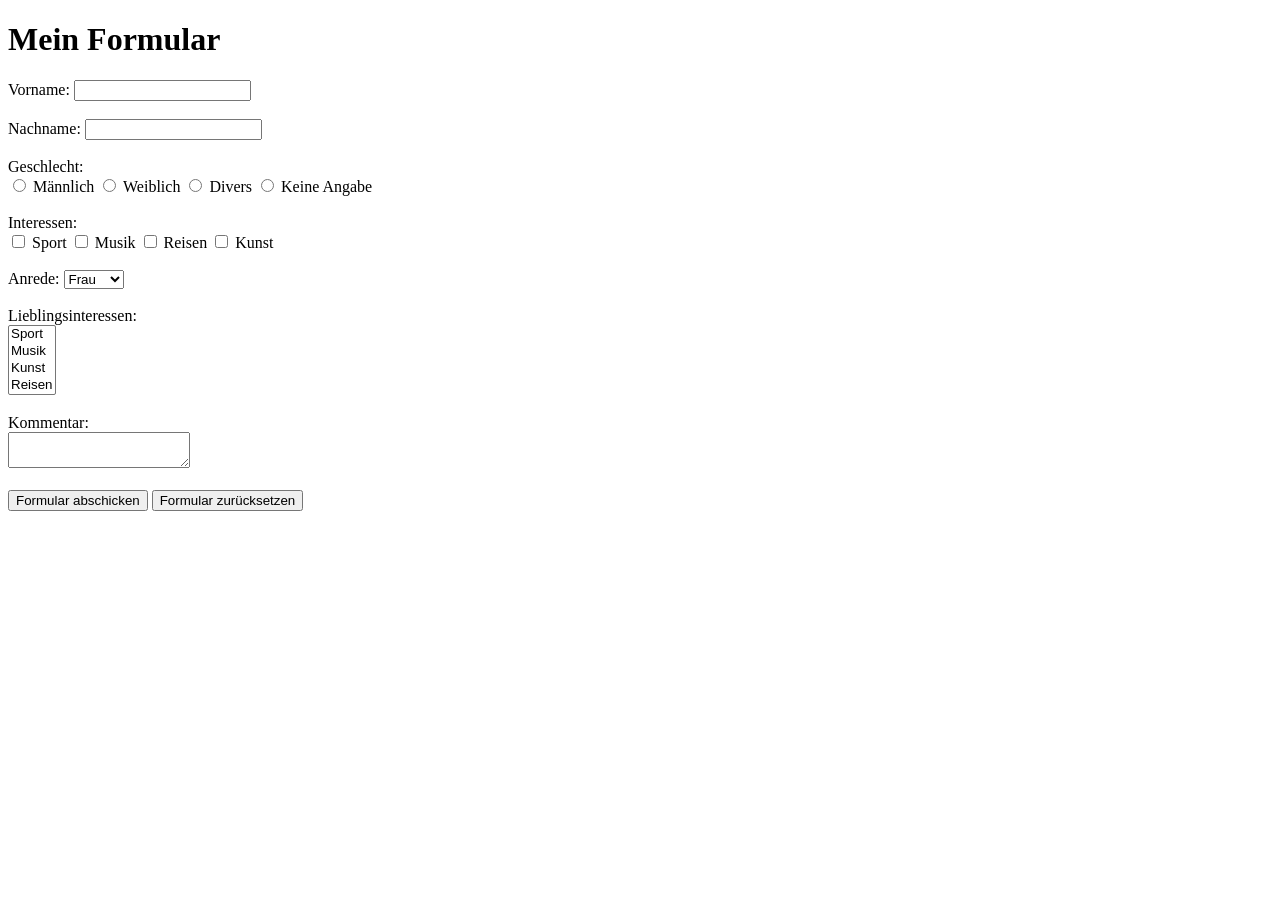
<file: index.html>
<!DOCTYPE html>
<html>

<head>
    <meta charset="UTF-8">
    <title>Mein Formular</title>
</head>

<body>

    <h1>Mein Formular</h1>

    <form action="mailto:lorenzd@spengergasse.at?subject=Mein Formular"
          method="post"
          enctype="text/plain">

        Vorname:
        <input type="text" name="vorname">

        <br><br>

        Nachname:
        <input type="text" name="nachname">

        <br><br>

        Geschlecht:
        <br>

        <input type="radio" name="geschlecht" value="maennlich">
        Männlich

        <input type="radio" name="geschlecht" value="weiblich">
        Weiblich

        <input type="radio" name="geschlecht" value="divers">
        Divers

        <input type="radio" name="geschlecht" value="keineAngabe">
        Keine Angabe

        <br><br>

        Interessen:
        <br>

        <input type="checkbox" name="interesse" value="sport">
        Sport

        <input type="checkbox" name="interesse" value="musik">
        Musik

        <input type="checkbox" name="interesse" value="reisen">
        Reisen

        <input type="checkbox" name="interesse" value="kunst">
        Kunst

        <br><br>

        Anrede:

        <select name="anrede">
            <option value="frau">Frau</option>
            <option value="herr">Herr</option>
            <option value="divers">Divers</option>
        </select>

        <br><br>

        Lieblingsinteressen:
        <br>

        <select name="lieblingsinteressen" multiple>
            <option value="sport">Sport</option>
            <option value="musik">Musik</option>
            <option value="kunst">Kunst</option>
            <option value="reisen">Reisen</option>
        </select>

        <br><br>

        Kommentar:
        <br>

        <textarea name="kommentar"
                  placeholder="Fügen Sie Ihren Kommentar ein!">
        </textarea>

        <br><br>

        <input type="hidden"
               name="seite"
               value="formular.html">

        <input type="submit"
               value="Formular abschicken">

        <input type="reset"
               value="Formular zurücksetzen">

    </form>

</body>

</html>
</file>
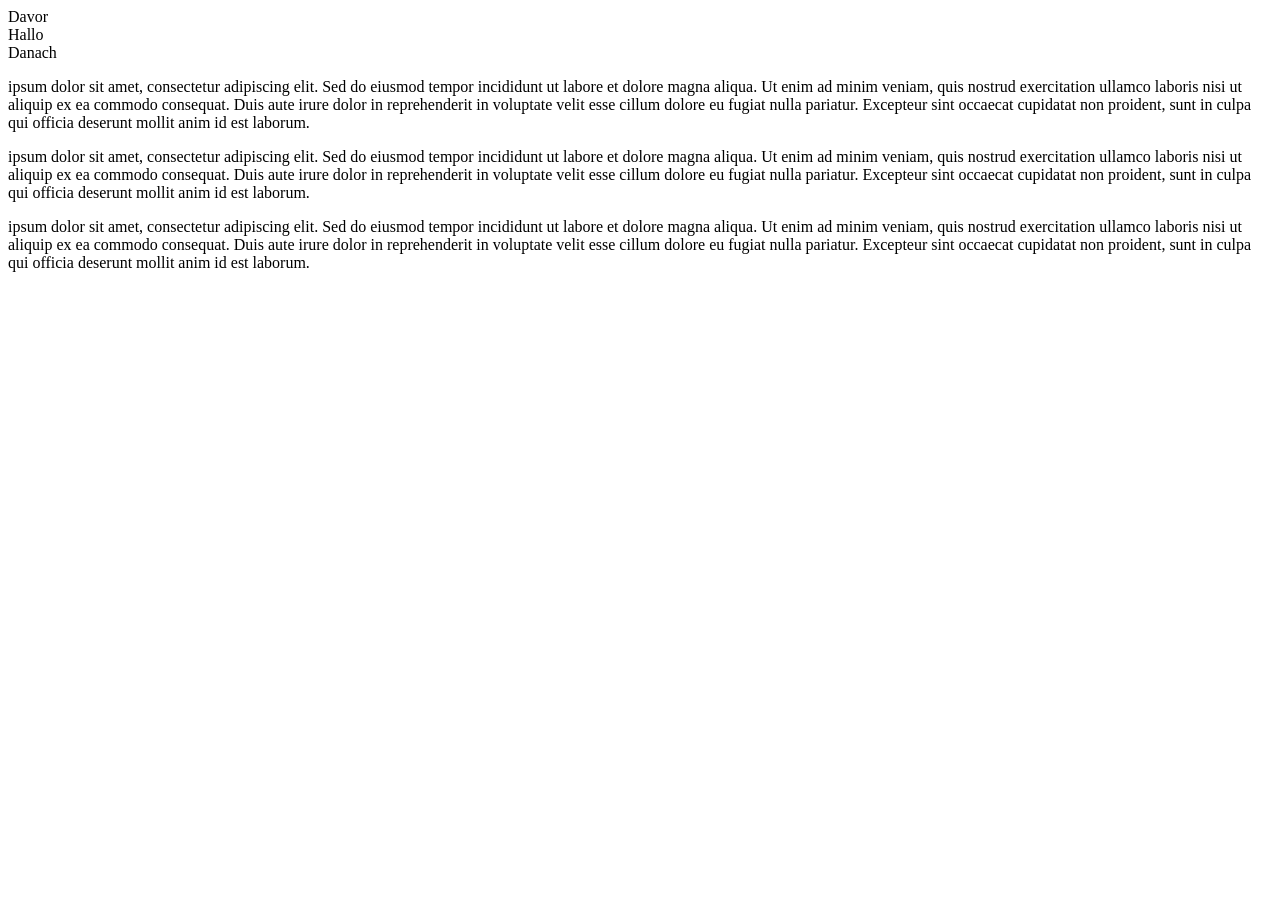
<file: Pseude-Elemente/index.html>
<!DOCTYPE html>
<html lang="en">
<head>
    <meta charset="UTF-8">
    <meta name="viewport" content="width=device-width, initial-scale=1.0">
    <title>Document</title>
</head>
<body>
    Davor
    <br />Hallo<br>
    Danach
    <p>ipsum dolor sit amet, consectetur adipiscing elit. Sed do eiusmod tempor incididunt ut labore et dolore magna aliqua. Ut enim ad minim veniam, quis nostrud exercitation ullamco laboris nisi ut aliquip ex ea commodo consequat. Duis aute irure dolor in reprehenderit in voluptate velit esse cillum dolore eu fugiat nulla pariatur. Excepteur sint occaecat cupidatat non proident, sunt in culpa qui officia deserunt mollit anim id est laborum.</p>
    <p>ipsum dolor sit amet, consectetur adipiscing elit. Sed do eiusmod tempor incididunt ut labore et dolore magna aliqua. Ut enim ad minim veniam, quis nostrud exercitation ullamco laboris nisi ut aliquip ex ea commodo consequat. Duis aute irure dolor in reprehenderit in voluptate velit esse cillum dolore eu fugiat nulla pariatur. Excepteur sint occaecat cupidatat non proident, sunt in culpa qui officia deserunt mollit anim id est laborum.</p>
    <p>ipsum dolor sit amet, consectetur adipiscing elit. Sed do eiusmod tempor incididunt ut labore et dolore magna aliqua. Ut enim ad minim veniam, quis nostrud exercitation ullamco laboris nisi ut aliquip ex ea commodo consequat. Duis aute irure dolor in reprehenderit in voluptate velit esse cillum dolore eu fugiat nulla pariatur. Excepteur sint occaecat cupidatat non proident, sunt in culpa qui officia deserunt mollit anim id est laborum.</p>
</body>
</html>
</file>
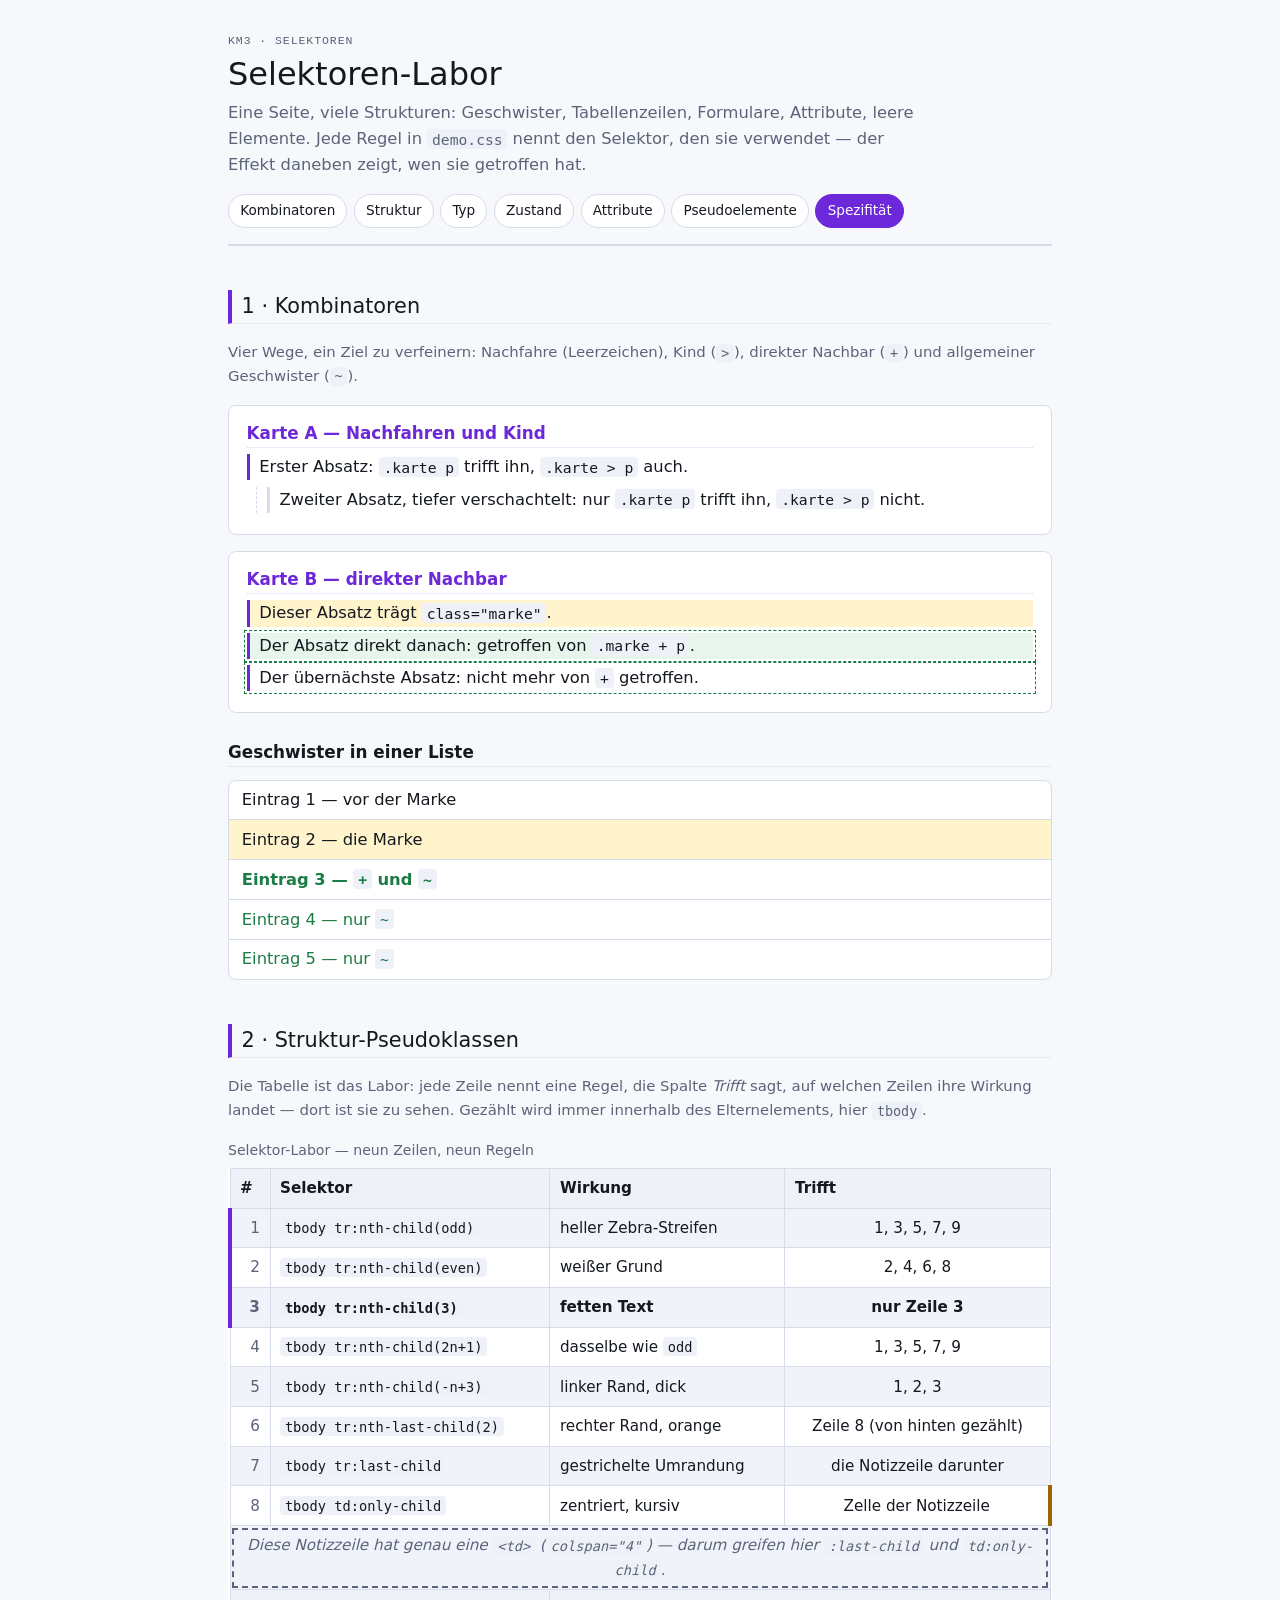
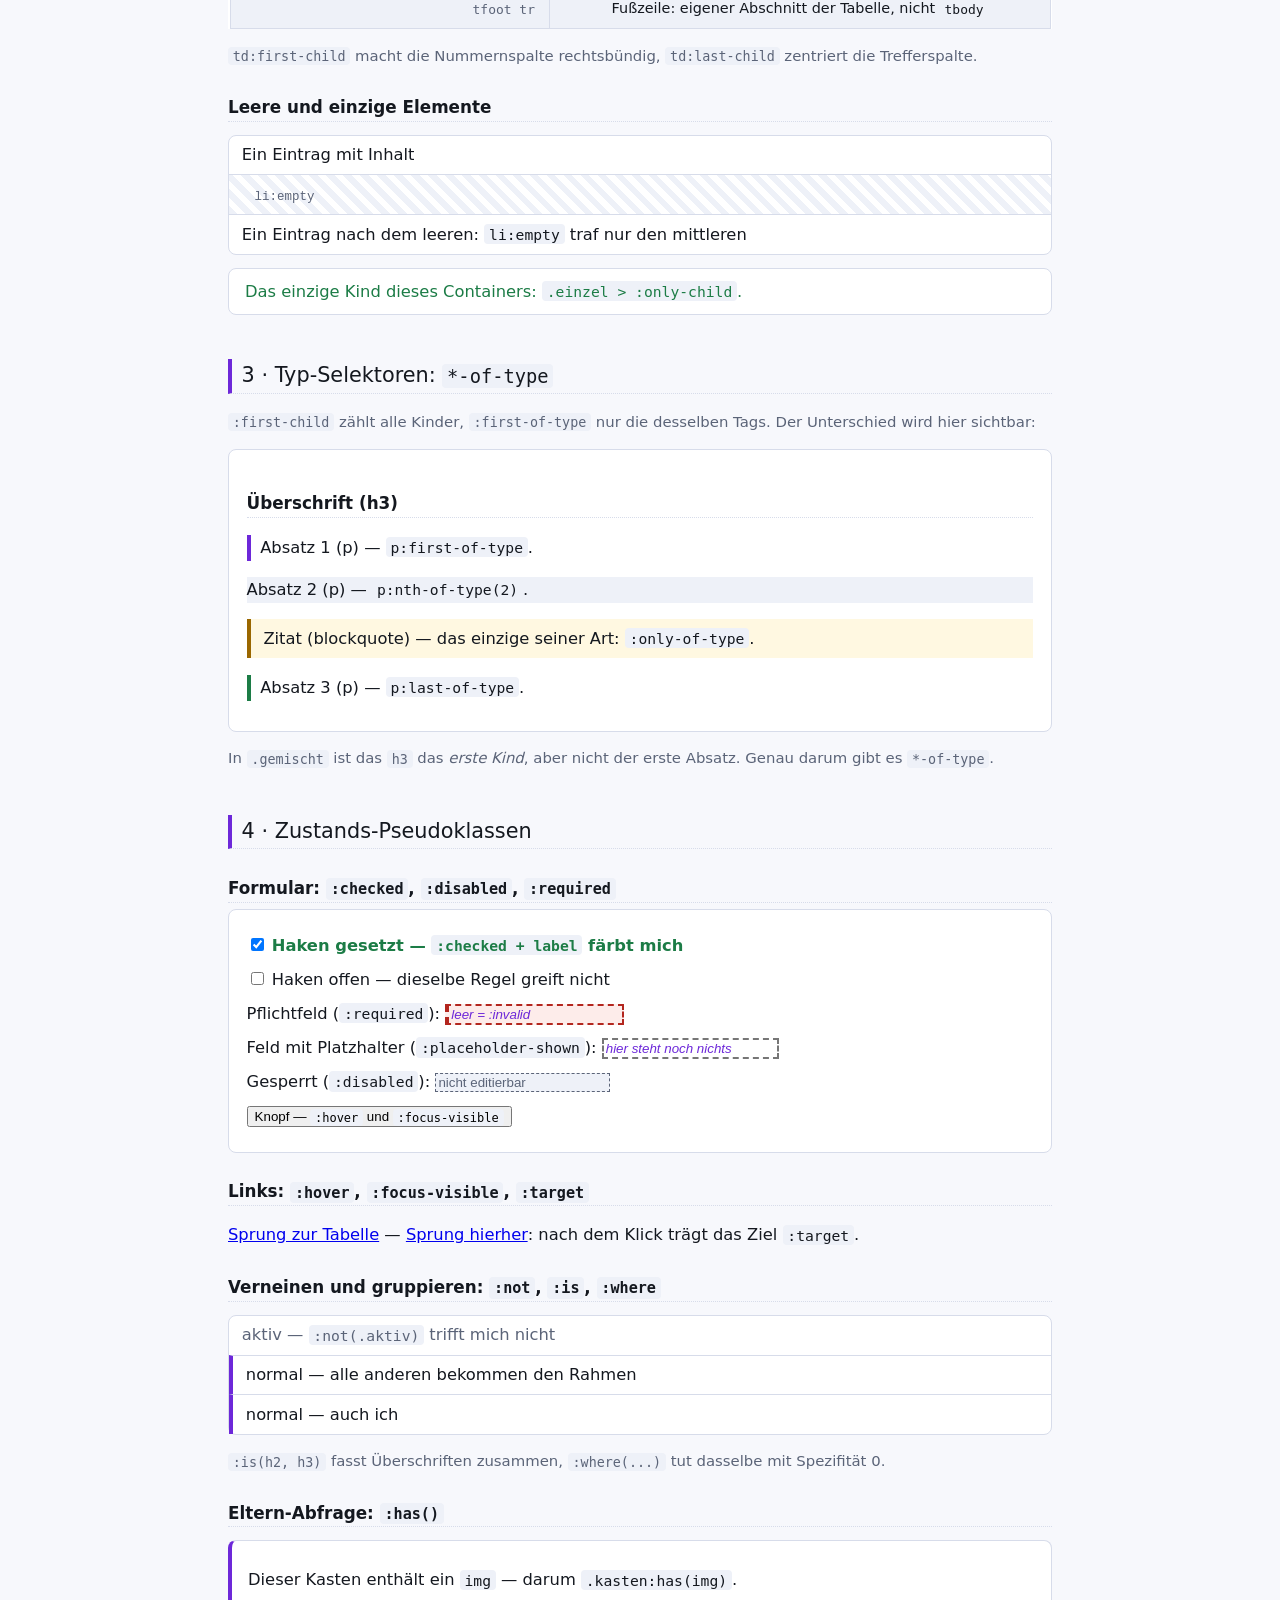
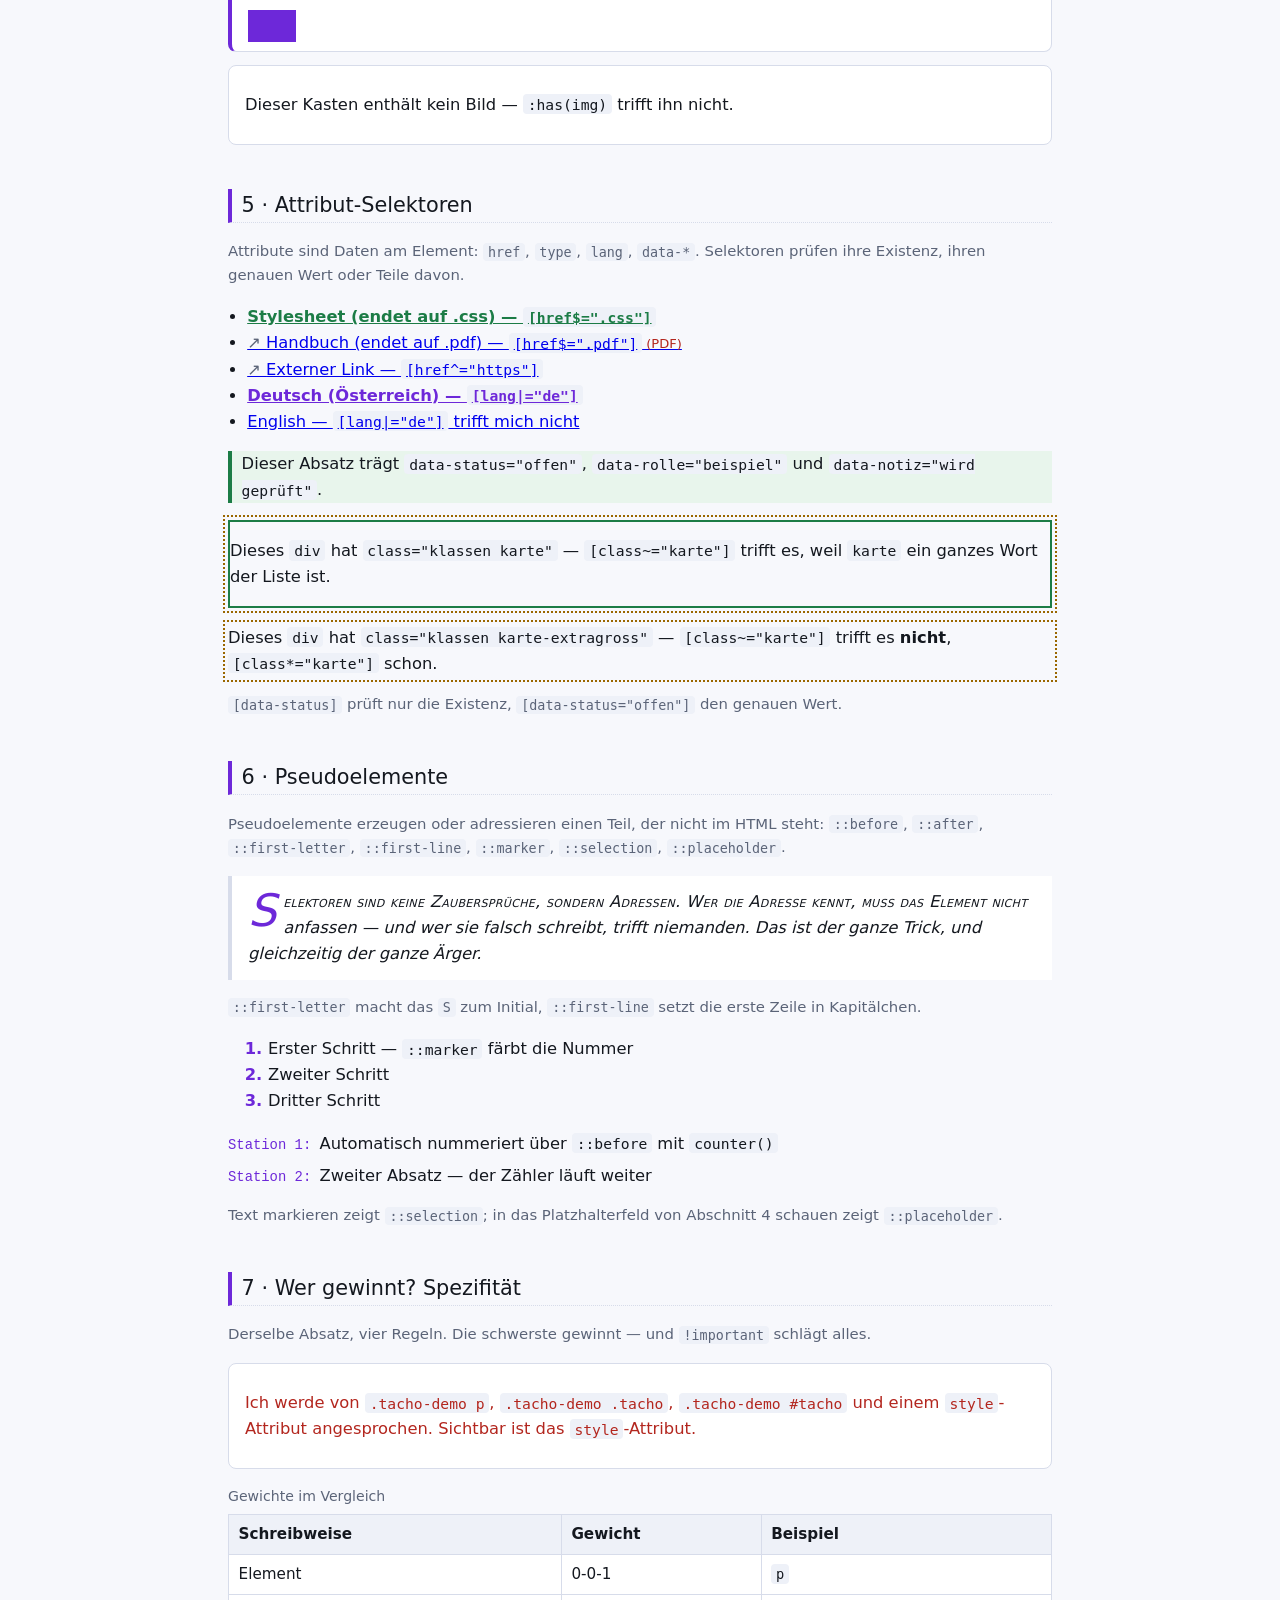
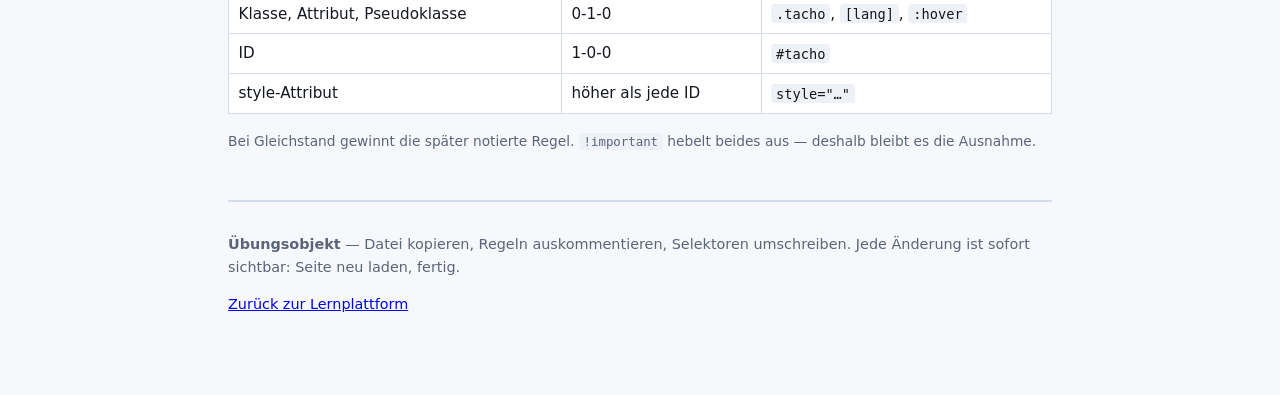
<file: ORF/demo.html>
<!DOCTYPE html>
<html lang="de">
<head>
    <meta charset="UTF-8">
    <meta name="viewport" content="width=device-width, initial-scale=1.0">
    <title>Selektoren-Labor — jede Regel trifft genau, was sie soll</title>
    <link rel="stylesheet" href="demo.css">
</head>
<body>

<!-- ===================================================================
     Diese Seite ist das Übungsobjekt: lauter Strukturen, an denen sich
     jede Selektoren-Art zeigen lässt. demo.css daneben enthält zu jeder
     Regel einen Kommentar mit dem Selektor und seiner Wirkung.
     Vorgehen: DevTools öffnen (F12) → Elements → Element anklicken →
     rechts unter „Styles" sieht man, welche Regel greift. Regel in
     demo.css auskommentieren → Effekt verschwindet.
     =================================================================== -->

<header class="seite">
    <p class="kicker">KM3 · Selektoren</p>
    <h1>Selektoren-Labor</h1>
    <p class="intro">
        Eine Seite, viele Strukturen: Geschwister, Tabellenzeilen, Formulare,
        Attribute, leere Elemente. Jede Regel in <code>demo.css</code> nennt
        den Selektor, den sie verwendet — der Effekt daneben zeigt, wen sie
        getroffen hat.
    </p>
    <nav class="wegweiser" aria-label="Abschnitte">
        <a href="#kombinatoren">Kombinatoren</a>
        <a href="#struktur">Struktur</a>
        <a href="#typ">Typ</a>
        <a href="#zustand">Zustand</a>
        <a href="#attribute">Attribute</a>
        <a href="#pseudo">Pseudoelemente</a>
        <a href="#spezifitaet">Spezifität</a>
    </nav>
</header>

<main>

<!-- ------------------------------------------------------ Kombinatoren -->
<section id="kombinatoren">
    <h2>1 · Kombinatoren</h2>
    <p class="hinweis">
        Vier Wege, ein Ziel zu verfeinern: Nachfahre (Leerzeichen),
        Kind (<code>&gt;</code>), direkter Nachbar (<code>+</code>) und
        allgemeiner Geschwister (<code>~</code>).
    </p>

    <article class="karte">
        <h3>Karte A — Nachfahren und Kind</h3>
        <p>Erster Absatz: <code>.karte p</code> trifft ihn, <code>.karte &gt; p</code> auch.</p>
        <div class="innen">
            <p>Zweiter Absatz, tiefer verschachtelt: nur <code>.karte p</code> trifft ihn,
                <code>.karte &gt; p</code> nicht.</p>
        </div>
    </article>

    <article class="karte">
        <h3>Karte B — direkter Nachbar</h3>
        <p class="marke">Dieser Absatz trägt <code>class="marke"</code>.</p>
        <p>Der Absatz direkt danach: getroffen von <code>.marke + p</code>.</p>
        <p>Der übernächste Absatz: nicht mehr von <code>+</code> getroffen.</p>
    </article>

    <h3>Geschwister in einer Liste</h3>
    <ul class="liste">
        <li>Eintrag 1 — vor der Marke</li>
        <li class="marke">Eintrag 2 — die Marke</li>
        <li>Eintrag 3 — <code>+</code> und <code>~</code></li>
        <li>Eintrag 4 — nur <code>~</code></li>
        <li>Eintrag 5 — nur <code>~</code></li>
    </ul>
</section>

<!-- ---------------------------------------------------------- Struktur -->
<section id="struktur">
    <h2>2 · Struktur-Pseudoklassen</h2>
    <p class="hinweis">
        Die Tabelle ist das Labor: jede Zeile nennt eine Regel, die Spalte
        <em>Trifft</em> sagt, auf welchen Zeilen ihre Wirkung landet — dort
        ist sie zu sehen. Gezählt wird immer innerhalb des Elternelements,
        hier <code>tbody</code>.
    </p>

    <table class="labor">
        <caption>Selektor-Labor — neun Zeilen, neun Regeln</caption>
        <thead>
            <tr>
                <th scope="col">#</th>
                <th scope="col">Selektor</th>
                <th scope="col">Wirkung</th>
                <th scope="col">Trifft</th>
            </tr>
        </thead>
        <tbody>
            <tr>
                <td>1</td>
                <td><code>tbody tr:nth-child(odd)</code></td>
                <td>heller Zebra-Streifen</td>
                <td>1, 3, 5, 7, 9</td>
            </tr>
            <tr>
                <td>2</td>
                <td><code>tbody tr:nth-child(even)</code></td>
                <td>weißer Grund</td>
                <td>2, 4, 6, 8</td>
            </tr>
            <tr>
                <td>3</td>
                <td><code>tbody tr:nth-child(3)</code></td>
                <td>fetten Text</td>
                <td>nur Zeile 3</td>
            </tr>
            <tr>
                <td>4</td>
                <td><code>tbody tr:nth-child(2n+1)</code></td>
                <td>dasselbe wie <code>odd</code></td>
                <td>1, 3, 5, 7, 9</td>
            </tr>
            <tr>
                <td>5</td>
                <td><code>tbody tr:nth-child(-n+3)</code></td>
                <td>linker Rand, dick</td>
                <td>1, 2, 3</td>
            </tr>
            <tr>
                <td>6</td>
                <td><code>tbody tr:nth-last-child(2)</code></td>
                <td>rechter Rand, orange</td>
                <td>Zeile 8 (von hinten gezählt)</td>
            </tr>
            <tr>
                <td>7</td>
                <td><code>tbody tr:last-child</code></td>
                <td>gestrichelte Umrandung</td>
                <td>die Notizzeile darunter</td>
            </tr>
            <tr>
                <td>8</td>
                <td><code>tbody td:only-child</code></td>
                <td>zentriert, kursiv</td>
                <td>Zelle der Notizzeile</td>
            </tr>
            <tr>
                <td colspan="4">Diese Notizzeile hat genau eine <code>&lt;td&gt;</code> (<code>colspan="4"</code>) — darum greifen hier <code>:last-child</code> und <code>td:only-child</code>.</td>
            </tr>
        </tbody>
        <tfoot>
            <tr>
                <td colspan="2"><code>tfoot tr</code></td>
                <td colspan="2">Fußzeile: eigener Abschnitt der Tabelle, nicht <code>tbody</code></td>
            </tr>
        </tfoot>
    </table>

    <p class="hinweis">
        <code>td:first-child</code> macht die Nummernspalte rechtsbündig,
        <code>td:last-child</code> zentriert die Trefferspalte.
    </p>

    <h3>Leere und einzige Elemente</h3>
    <ul class="liste">
        <li>Ein Eintrag mit Inhalt</li>
        <li class="leer"></li>
        <li>Ein Eintrag nach dem leeren: <code>li:empty</code> traf nur den mittleren</li>
    </ul>
    <div class="einzel">
        <p>Das einzige Kind dieses Containers: <code>.einzel &gt; :only-child</code>.</p>
    </div>
</section>

<!-- --------------------------------------------------------------- Typ -->
<section id="typ">
    <h2>3 · Typ-Selektoren: <code>*-of-type</code></h2>
    <p class="hinweis">
        <code>:first-child</code> zählt alle Kinder, <code>:first-of-type</code>
        nur die desselben Tags. Der Unterschied wird hier sichtbar:
    </p>

    <article class="gemischt">
        <h3>Überschrift (h3)</h3>
        <p>Absatz 1 (p) — <code>p:first-of-type</code>.</p>
        <p>Absatz 2 (p) — <code>p:nth-of-type(2)</code>.</p>
        <blockquote>Zitat (blockquote) — das einzige seiner Art: <code>:only-of-type</code>.</blockquote>
        <p>Absatz 3 (p) — <code>p:last-of-type</code>.</p>
    </article>

    <p class="hinweis">
        In <code>.gemischt</code> ist das <code>h3</code> das
        <em>erste Kind</em>, aber nicht der erste Absatz. Genau darum gibt es
        <code>*-of-type</code>.
    </p>
</section>

<!-- ----------------------------------------------------------- Zustand -->
<section id="zustand">
    <h2>4 · Zustands-Pseudoklassen</h2>

    <h3>Formular: <code>:checked</code>, <code>:disabled</code>, <code>:required</code></h3>
    <form class="formular">
        <p class="feld">
            <input type="checkbox" id="demo-haken" checked>
            <label for="demo-haken">Haken gesetzt — <code>:checked + label</code> färbt mich</label>
        </p>
        <p class="feld">
            <input type="checkbox" id="demo-haken-2">
            <label for="demo-haken-2">Haken offen — dieselbe Regel greift nicht</label>
        </p>
        <p class="feld">
            <label for="demo-text">Pflichtfeld (<code>:required</code>):</label>
            <input type="text" id="demo-text" required placeholder="leer = :invalid">
        </p>
        <p class="feld">
            <label for="demo-text-2">Feld mit Platzhalter (<code>:placeholder-shown</code>):</label>
            <input type="text" id="demo-text-2" placeholder="hier steht noch nichts">
        </p>
        <p class="feld">
            <label for="demo-gesperrt">Gesperrt (<code>:disabled</code>):</label>
            <input type="text" id="demo-gesperrt" value="nicht editierbar" disabled>
        </p>
        <p class="feld">
            <button type="button">Knopf — <code>:hover</code> und <code>:focus-visible</code></button>
        </p>
    </form>

    <h3>Links: <code>:hover</code>, <code>:focus-visible</code>, <code>:target</code></h3>
    <p>
        <a href="#struktur">Sprung zur Tabelle</a> —
        <a href="#zustand">Sprung hierher</a>: nach dem Klick trägt das Ziel
        <code>:target</code>.
    </p>

    <h3>Verneinen und gruppieren: <code>:not</code>, <code>:is</code>, <code>:where</code></h3>
    <ul class="liste auswahl">
        <li class="aktiv">aktiv — <code>:not(.aktiv)</code> trifft mich nicht</li>
        <li>normal — alle anderen bekommen den Rahmen</li>
        <li>normal — auch ich</li>
    </ul>
    <p class="hinweis">
        <code>:is(h2, h3)</code> fasst Überschriften zusammen,
        <code>:where(...)</code> tut dasselbe mit Spezifität 0.
    </p>

    <h3>Eltern-Abfrage: <code>:has()</code></h3>
    <div class="kasten">
        <p>Dieser Kasten enthält ein <code>img</code> — darum <code>.kasten:has(img)</code>.</p>
        <img src="data:image/svg+xml,%3Csvg xmlns='http://www.w3.org/2000/svg' width='48' height='32'%3E%3Crect width='48' height='32' fill='%236d28d9'/%3E%3C/svg%3E"
             alt="Platzhalterbild" width="48" height="32">
    </div>
    <div class="kasten">
        <p>Dieser Kasten enthält kein Bild — <code>:has(img)</code> trifft ihn nicht.</p>
    </div>
</section>

<!-- -------------------------------------------------------- Attribute -->
<section id="attribute">
    <h2>5 · Attribut-Selektoren</h2>
    <p class="hinweis">
        Attribute sind Daten am Element: <code>href</code>, <code>type</code>,
        <code>lang</code>, <code>data-*</code>. Selektoren prüfen ihre
        Existenz, ihren genauen Wert oder Teile davon.
    </p>

    <ul class="links">
        <li><a href="demo.css">Stylesheet (endet auf .css) — <code>[href$=".css"]</code></a></li>
        <li><a href="https://example.org/handbuch.pdf">Handbuch (endet auf .pdf) — <code>[href$=".pdf"]</code></a></li>
        <li><a href="https://example.org/">Externer Link — <code>[href^="https"]</code></a></li>
        <li><a href="#attribute" lang="de-AT">Deutsch (Österreich) — <code>[lang|="de"]</code></a></li>
        <li><a href="#attribute" lang="en">English — <code>[lang|="de"]</code> trifft mich nicht</a></li>
    </ul>

    <p class="daten" data-status="offen" data-rolle="beispiel" data-notiz="wird geprüft">
        Dieser Absatz trägt <code>data-status="offen"</code>,
        <code>data-rolle="beispiel"</code> und
        <code>data-notiz="wird geprüft"</code>.
    </p>

    <div class="klassen karte">
        <p>Dieses <code>div</code> hat <code>class="klassen karte"</code> —
            <code>[class~="karte"]</code> trifft es, weil <code>karte</code>
            ein ganzes Wort der Liste ist.</p>
    </div>
    <div class="klassen karte-extragross">
        <p>Dieses <code>div</code> hat <code>class="klassen karte-extragross"</code> —
            <code>[class~="karte"]</code> trifft es <strong>nicht</strong>,
            <code>[class*="karte"]</code> schon.</p>
    </div>

    <p class="hinweis">
        <code>[data-status]</code> prüft nur die Existenz,
        <code>[data-status="offen"]</code> den genauen Wert.
    </p>
</section>

<!-- ---------------------------------------------------- Pseudoelemente -->
<section id="pseudo">
    <h2>6 · Pseudoelemente</h2>
    <p class="hinweis">
        Pseudoelemente erzeugen oder adressieren einen Teil, der nicht im HTML
        steht: <code>::before</code>, <code>::after</code>, <code>::first-letter</code>,
        <code>::first-line</code>, <code>::marker</code>, <code>::selection</code>,
        <code>::placeholder</code>.
    </p>

    <blockquote class="zitat">
        Selektoren sind keine Zaubersprüche, sondern Adressen. Wer die Adresse
        kennt, muss das Element nicht anfassen — und wer sie falsch schreibt,
        trifft niemanden. Das ist der ganze Trick, und gleichzeitig der ganze
        Ärger.
    </blockquote>
    <p class="hinweis">
        <code>::first-letter</code> macht das <code>S</code> zum Initial,
        <code>::first-line</code> setzt die erste Zeile in Kapitälchen.
    </p>

    <ol class="schritte">
        <li>Erster Schritt — <code>::marker</code> färbt die Nummer</li>
        <li>Zweiter Schritt</li>
        <li>Dritter Schritt</li>
    </ol>

    <p class="zaehler">Automatisch nummeriert über <code>::before</code> mit <code>counter()</code></p>
    <p class="zaehler">Zweiter Absatz — der Zähler läuft weiter</p>

    <p class="hinweis">
        Text markieren zeigt <code>::selection</code>; in das Platzhalterfeld
        von Abschnitt 4 schauen zeigt <code>::placeholder</code>.
    </p>
</section>

<!-- -------------------------------------------------------- Spezifität -->
<section id="spezifitaet">
    <h2>7 · Wer gewinnt? Spezifität</h2>
    <p class="hinweis">
        Derselbe Absatz, vier Regeln. Die schwerste gewinnt — und
        <code>!important</code> schlägt alles.
    </p>

    <div class="tacho-demo">
        <p class="tacho" id="tacho" style="color: #b3261e;">
            Ich werde von <code>.tacho-demo p</code>, <code>.tacho-demo .tacho</code>,
            <code>.tacho-demo #tacho</code> und einem <code>style</code>-Attribut
            angesprochen. Sichtbar ist das <code>style</code>-Attribut.
        </p>
    </div>

    <table class="gewichte">
        <caption>Gewichte im Vergleich</caption>
        <thead>
            <tr><th scope="col">Schreibweise</th><th scope="col">Gewicht</th><th scope="col">Beispiel</th></tr>
        </thead>
        <tbody>
            <tr><td>Element</td><td>0-0-1</td><td><code>p</code></td></tr>
            <tr><td>Klasse, Attribut, Pseudoklasse</td><td>0-1-0</td><td><code>.tacho</code>, <code>[lang]</code>, <code>:hover</code></td></tr>
            <tr><td>ID</td><td>1-0-0</td><td><code>#tacho</code></td></tr>
            <tr><td>style-Attribut</td><td>höher als jede ID</td><td><code>style="…"</code></td></tr>
        </tbody>
    </table>
    <p class="fussnote">
        Bei Gleichstand gewinnt die später notierte Regel. <code>!important</code>
        hebelt beides aus — deshalb bleibt es die Ausnahme.
    </p>
</section>

</main>

<footer class="seite">
    <p>
        <strong>Übungsobjekt</strong> — Datei kopieren, Regeln auskommentieren,
        Selektoren umschreiben. Jede Änderung ist sofort sichtbar:
        Seite neu laden, fertig.
    </p>
    <p><a href="../../index.html">Zurück zur Lernplattform</a></p>
</footer>

</body>
</html>
</file>
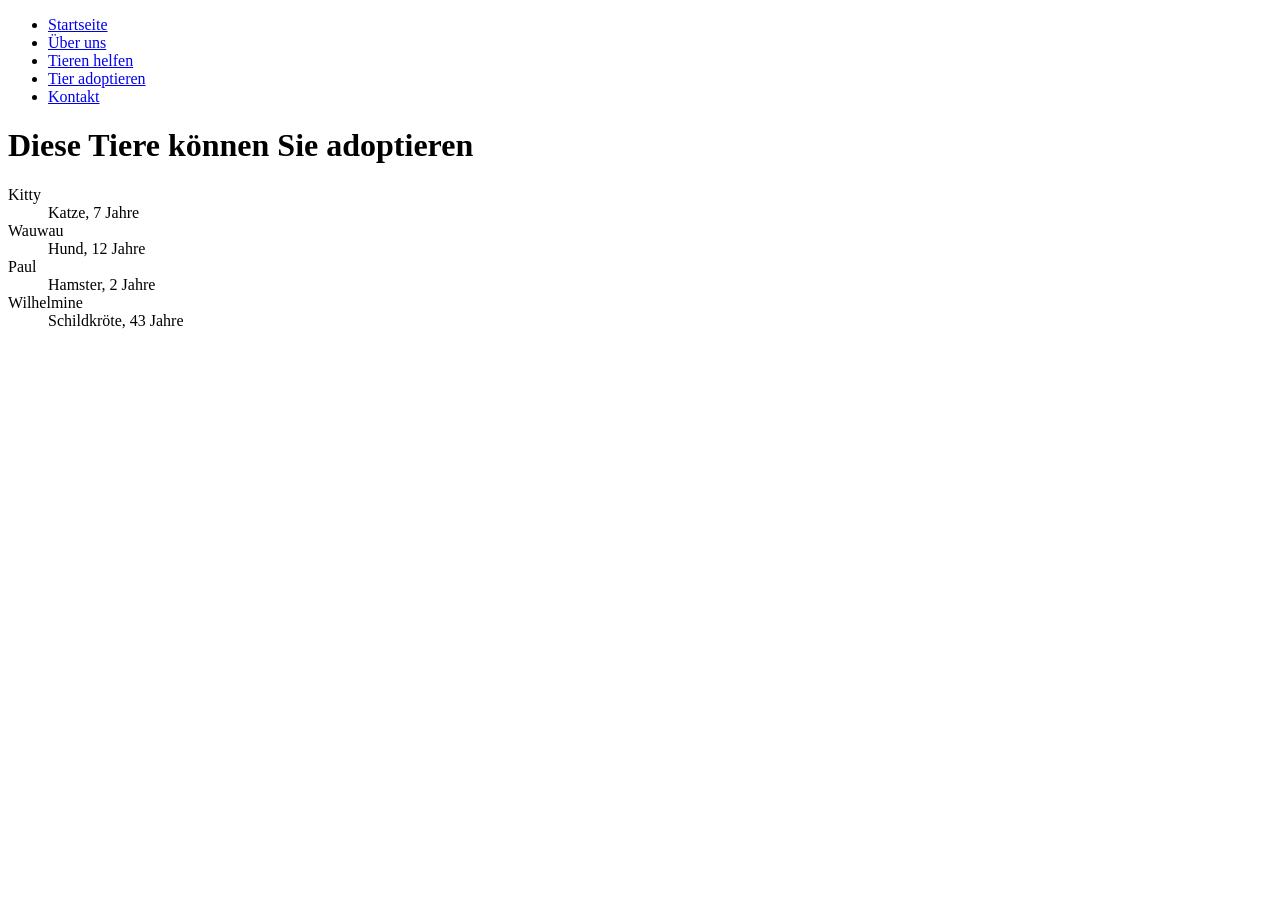
<file: Tierheim/Tierheim Angabe/adoption.html>
<!DOCTYPE html>
<html lang = "de">
    <head>
        <title>
            Tiere zur Adoption
        </title>
        <meta charset="UTF-8">
        <meta name="description" content="Darstellung unseres Tierheims">
        <meta name="keywords" content="Tierheim, entlaufene Tiere">
        <meta name="author" content="Max Mustermann">
    </head>

    <body>
        <ul>
            <li><a href = "index.html">Startseite</a></li>
            <li><a href = "beschreibung.html">Über uns</a></li>
            <li><a href = "spenden.html">Tieren helfen</a></li>
            <li><a href = "adoption.html">Tier adoptieren</a></li>
            <li><a href = "kontakt.html">Kontakt</a></li>
        </ul>
        <h1>Diese Tiere können Sie adoptieren</h1>
        <dl>
            <dt>Kitty</dt><dd>Katze, 7 Jahre</dd>
            <dt>Wauwau</dt><dd>Hund, 12 Jahre</dd>
            <dt>Paul</dt><dd>Hamster, 2 Jahre</dd>
            <dt>Wilhelmine</dt><dd>Schildkröte, 43 Jahre</dd>
        </dl>
    </body>
</html>
</file>
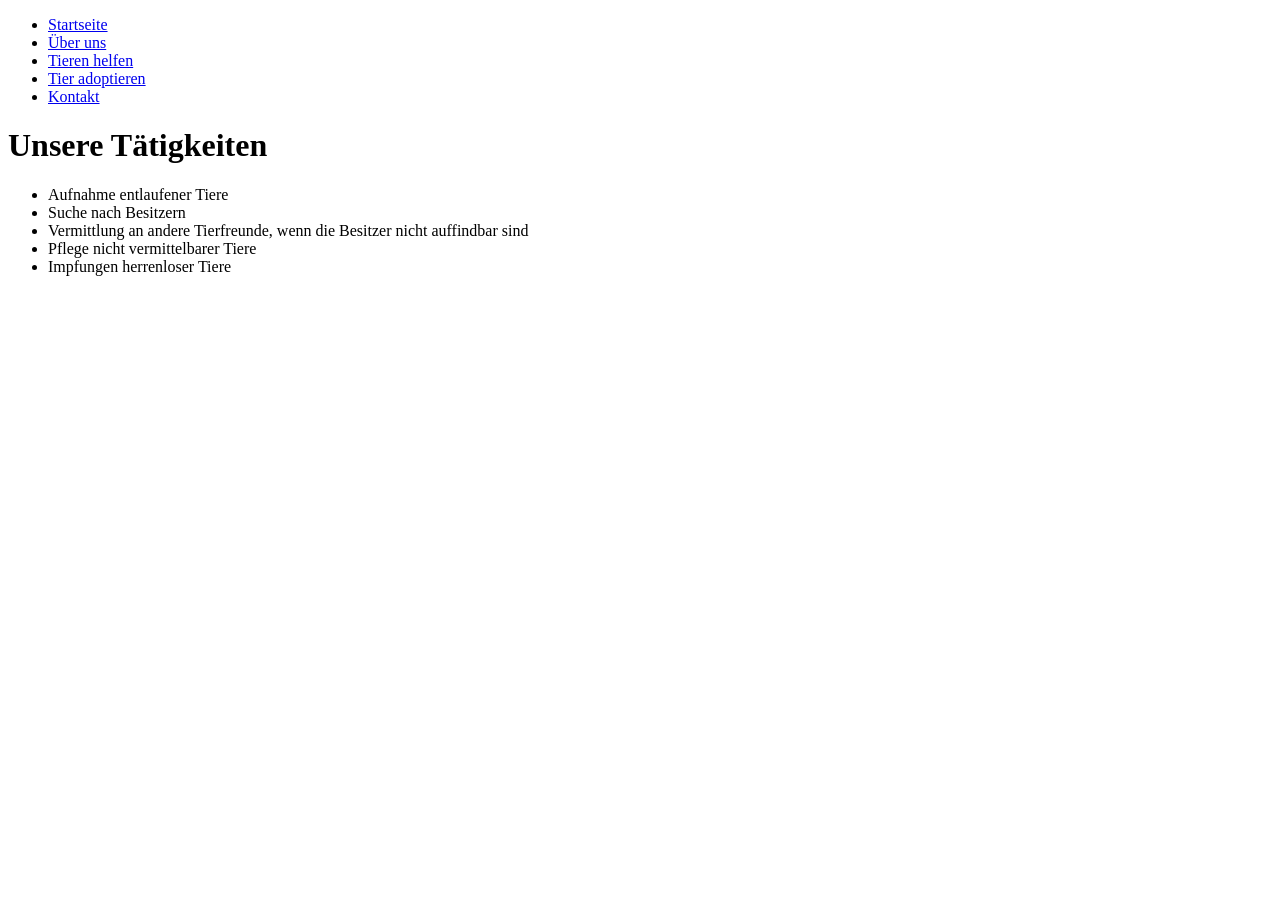
<file: Tierheim/Tierheim Angabe/beschreibung.html>
<!DOCTYPE html>
<html lang = "de">
    <head>
        <title>
            Über uns: Unser Tierheim stellt sich vor
        </title>
        <meta charset="UTF-8">
        <meta name="description" content="Darstellung unseres Tierheims">
        <meta name="keywords" content="Tierheim, entlaufene Tiere">
        <meta name="author" content="Max Mustermann">
    </head>

    <body>
        <ul>
            <li><a href = "index.html">Startseite</a></li>
            <li><a href = "beschreibung.html">Über uns</a></li>
            <li><a href = "spenden.html">Tieren helfen</a></li>
            <li><a href = "adoption.html">Tier adoptieren</a></li>
            <li><a href = "kontakt.html">Kontakt</a></li>
        </ul>
        <h1>Unsere Tätigkeiten</h1>
        <ul>
            <li>Aufnahme entlaufener Tiere</li>
            <li>Suche nach Besitzern</li>
            <li>Vermittlung an andere Tierfreunde, wenn die Besitzer nicht auffindbar sind</li>
            <li>Pflege nicht vermittelbarer Tiere</li>
            <li>Impfungen herrenloser Tiere</li>
        </ul>
    </body>
</html>
</file>
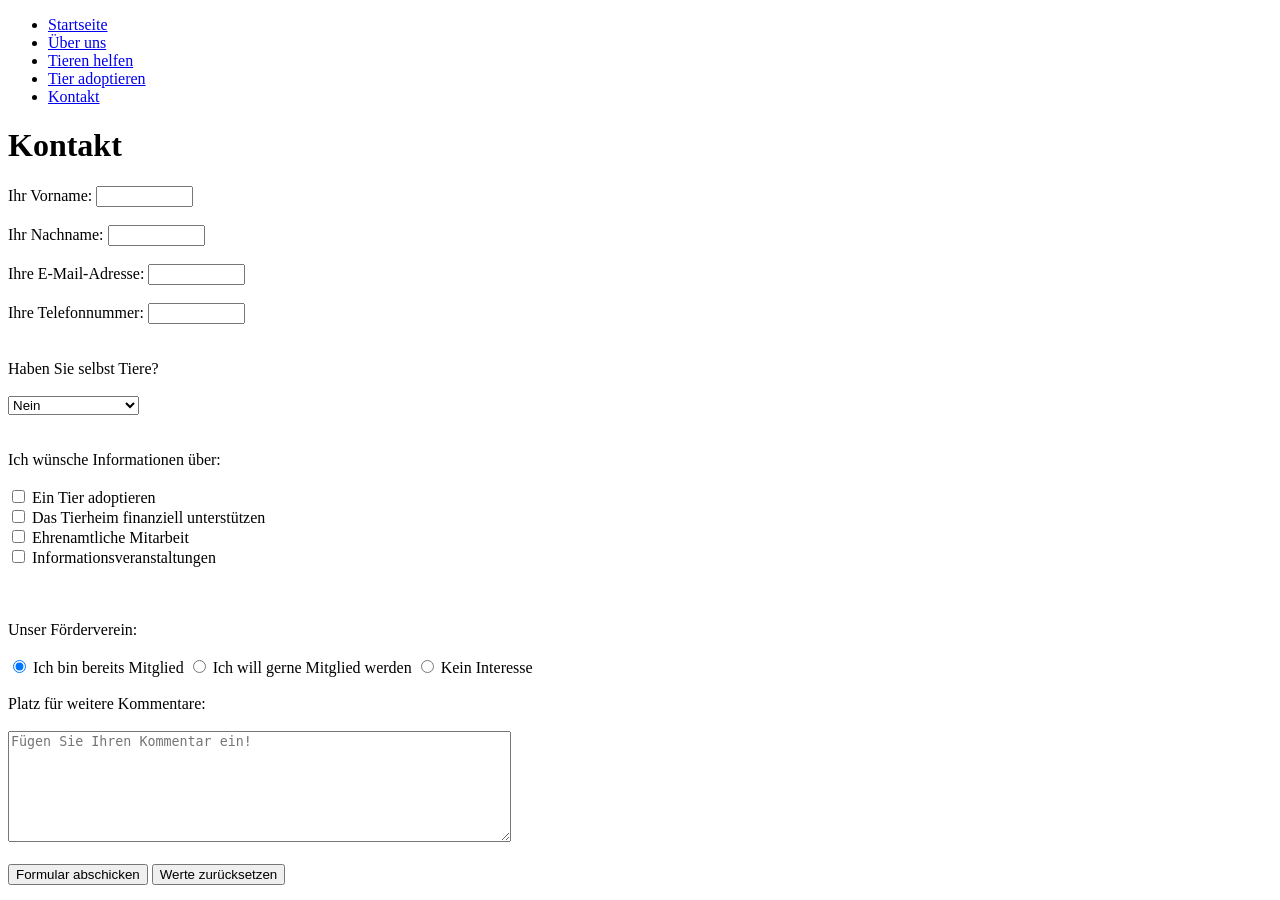
<file: Tierheim/Tierheim Angabe/kontakt.html>
<!DOCTYPE html>
<html lang = "de">
    <head>
        <title>
            Tierheim Musterstadt
        </title>
        <meta charset="UTF-8">
        <meta name="description" content="Darstellung unseres Tierheims">
        <meta name="keywords" content="Tierheim, entlaufene Tiere">
        <meta name="author" content="Max Mustermann">
    </head>

    <body>
        <ul>
            <li><a href = "index.html">Startseite</a></li>
            <li><a href = "beschreibung.html">Über uns</a></li>
            <li><a href = "spenden.html">Tieren helfen</a></li>
            <li><a href = "adoption.html">Tier adoptieren</a></li>
            <li><a href = "kontakt.html">Kontakt</a></li>
        </ul>
        <h1>Kontakt</h1>
        <form action = "form1.html" method = "post"  enctype="text/plain">
            Ihr Vorname:
            <input type = "text" name = "vorname" size = "10"><br><br>
            Ihr Nachname:
            <input type = "text" name = "nachname" size = "10"><br><br>
            Ihre E-Mail-Adresse:
            <input type = "text" name = "mail" size = "10"><br><br>
            Ihre Telefonnummer:
            <input type = "text" name = "tel" size = "10"><br><br><br>

            Haben Sie selbst Tiere?<br><br>
            <select name = "tiere">
                <option value = "0">Nein</option>
                <option value = "1">Ja, eines</option>
                <option value = "2">Ja, zwei</option>
                <option value = "3+">Ja, drei oder mehr</option>
            </select><br><br><br>

            Ich wünsche Informationen über:<br><br>
            <input type="checkbox" value = "adoption" name = "interessen">
            Ein Tier adoptieren<br>
            <input type="checkbox" value = "spenden" name = "interessen">
            Das Tierheim finanziell unterstützen<br>
            <input type="checkbox" value = "mitarbeit" name = "interessen">
            Ehrenamtliche Mitarbeit<br>
            <input type="checkbox" value = "veranstaltungen" name = "interessen">
            Informationsveranstaltungen<br>
            <br><br><br>
            Unser Förderverein:<br><br>
            <input type = "radio" name = "verein" value = "mitglied" checked>
            Ich bin bereits Mitglied
            <input type = "radio" name = "verein" value = "mitgliedWerden">
            Ich will gerne Mitglied werden
            <input type = "radio" name = "geschlecht" value = "keinInteresse">
            Kein Interesse<br><br>

            Platz für weitere Kommentare:<br><br>
            <textarea name = "kommentar" rows = "7" cols = "60" 
            placeholder="Fügen Sie Ihren Kommentar ein!"></textarea><br><br>
            <input type = "submit" value = "Formular abschicken">
            <input type = "reset" value = "Werte zurücksetzen">
        </form>
    </body>
</html>
</file>
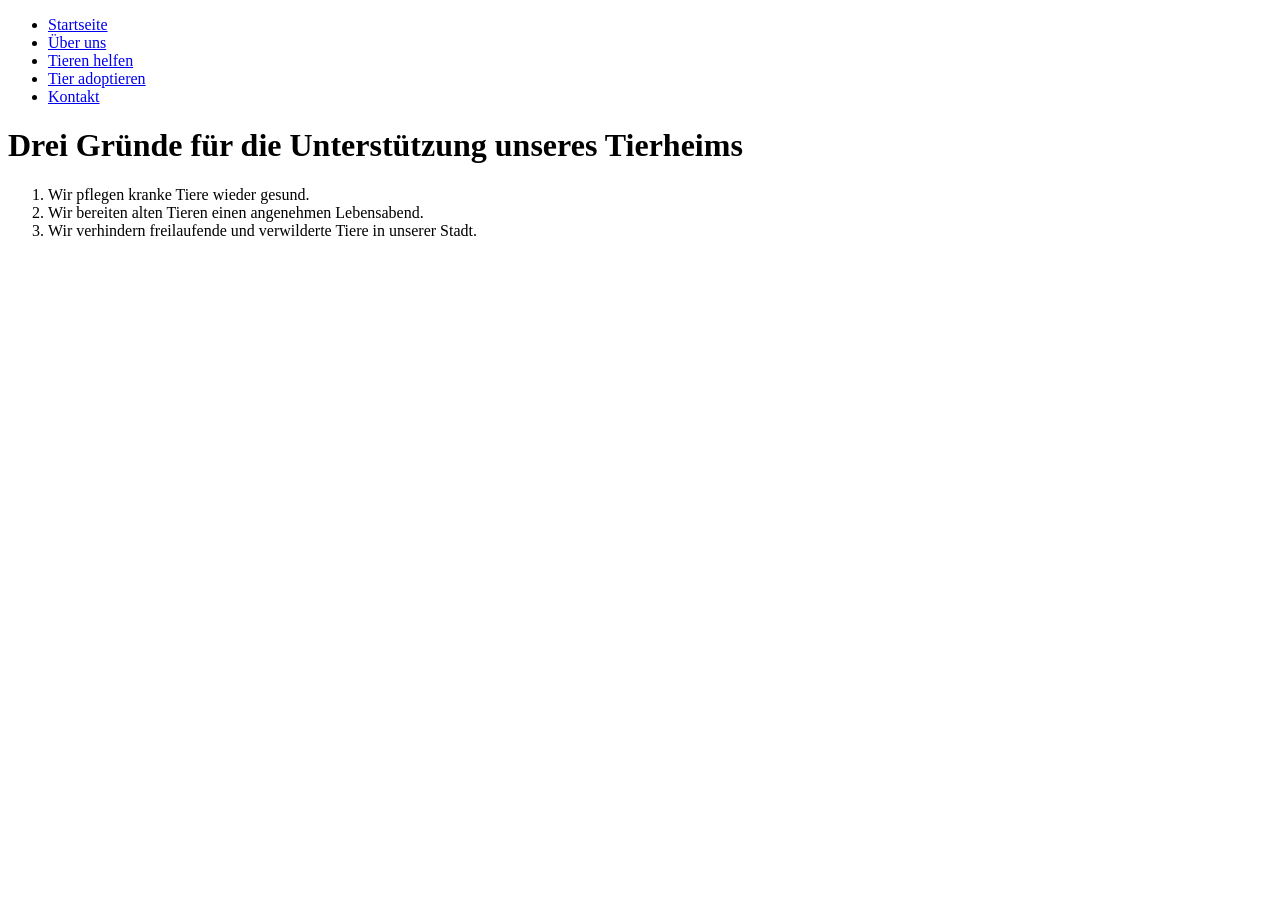
<file: Tierheim/Tierheim Angabe/spenden.html>
<!DOCTYPE html>
<html lang = "de">
    <head>
        <title>
            Für unser Tierheim spenden
        </title>
        <meta charset="UTF-8">
        <meta name="description" content="Darstellung unseres Tierheims">
        <meta name="keywords" content="Tierheim, entlaufene Tiere">
        <meta name="author" content="Max Mustermann">
    </head>

    <body>
        <ul>
            <li><a href = "index.html">Startseite</a></li>
            <li><a href = "beschreibung.html">Über uns</a></li>
            <li><a href = "spenden.html">Tieren helfen</a></li>
            <li><a href = "adoption.html">Tier adoptieren</a></li>
            <li><a href = "kontakt.html">Kontakt</a></li>
        </ul>
        <h1>Drei Gründe für die Unterstützung unseres Tierheims</h1>
        <ol>
            <li>Wir pflegen kranke Tiere wieder gesund.</li>
            <li>Wir bereiten alten Tieren einen angenehmen Lebensabend.</li>
            <li>Wir verhindern freilaufende und verwilderte Tiere in unserer Stadt.</li>
        </ol>
    </body>
</html>
</file>
<file: ORF/demo.css>
/* ===================================================================
   Selektoren-Labor — Stylesheet zur Demo-Seite.

   Aufbau: Abschnitte in derselben Reihenfolge wie demo.html. Über jeder
   Regel steht der Selektor, der hier etwas zeigt, und was er bewirkt.
   Alle Effekte sind absichtlich grob sichtbar: farbige Ränder, Flächen,
   Fettschrift. Wer eine Regel auskommentiert, sieht sofort, wen sie
   getroffen hat.

   Kein Framework, keine externen Dateien: nur diese eine CSS-Datei.
   =================================================================== */

:root {
    --text: #14181f;
    --muted: #5b6478;
    --line: #d7dcea;
    --bg: #f7f8fc;
    --panel: #ffffff;
    --tint: #eef1f8;
    --zebra: #f1f3fb;
    --accent: #6d28d9;
    --ok: #1c7c46;
    --warn: #9a6700;
    --err: #b3261e;
}

* { box-sizing: border-box; }

/* body — Grundlesbarkeit; die Demo ist bewusst hell (Projektion + Ausdruck) */
body {
    max-width: 54rem;
    margin: 0 auto;
    padding: 2rem 1.25rem 4rem;
    font-family: "Segoe UI", system-ui, -apple-system, sans-serif;
    font-size: 1.02rem;
    line-height: 1.6;
    color: var(--text);
    background: var(--bg);
}

/* code — Monospace auf hellem Grund, damit Selektoren ins Auge fallen */
code {
    font-family: "Cascadia Code", Consolas, "DejaVu Sans Mono", monospace;
    font-size: 0.9em;
    background: var(--tint);
    padding: 0.1rem 0.3rem;
    border-radius: 4px;
}

/* ------------------------------------------------------------- Grundriss */

/* h2 — Abschnittsüberschriften mit Akzentkante */
h2 {
    margin-top: 2.75rem;
    padding-left: 0.6rem;
    border-left: 4px solid var(--accent);
    font-size: 1.3rem;
    font-weight: 500;
}

/* h3 — Zwischenüberschriften */
h3 {
    margin: 1.6rem 0 0.4rem;
    font-size: 1.05rem;
}

/* .kicker — kleine Vorzeile im Seitenkopf */
.kicker {
    margin: 0;
    font-family: "Cascadia Code", Consolas, monospace;
    font-size: 0.72rem;
    text-transform: uppercase;
    letter-spacing: 0.08em;
    color: var(--muted);
}

/* header.seite, footer.seite — Kopf und Fuß der Seite */
header.seite {
    border-bottom: 2px solid var(--line);
    padding-bottom: 1rem;
    margin-bottom: 1.5rem;
}

footer.seite {
    margin-top: 3rem;
    border-top: 2px solid var(--line);
    padding-top: 1rem;
    color: var(--muted);
    font-size: 0.9rem;
}

/* h1 — nur eine Hauptüberschrift, groß genug für den Beamer */
h1 {
    margin: 0.3rem 0 0.4rem;
    font-size: 2rem;
    font-weight: 500;
    line-height: 1.2;
}

/* .intro — Einleitungssatz */
.intro {
    max-width: 44rem;
    margin: 0 0 1rem;
    color: var(--muted);
}

/* .hinweis — graue Erklärzeile unter einem Beispiel */
.hinweis {
    color: var(--muted);
    font-size: 0.93rem;
}

/* .fussnote — Kleingedrucktes */
.fussnote {
    color: var(--muted);
    font-size: 0.86rem;
}

/* section:target — die angesprungene Sektion bekommt einen Farbstreifen */
section:target {
    background: linear-gradient(90deg, var(--tint), transparent 70%);
    outline: 1px dashed var(--line);
}

/* -------------------------------------------------- Navigation (Kopf) */

/* nav.wegweiser — Sprungmarken als Chips */
.wegweiser {
    display: flex;
    flex-wrap: wrap;
    gap: 0.4rem;
}

/* nav.wegweiser a — jeder Chip */
.wegweiser a {
    padding: 0.3rem 0.7rem;
    border: 1px solid var(--line);
    border-radius: 999px;
    background: var(--panel);
    color: var(--text);
    text-decoration: none;
    font-size: 0.85rem;
}

/* nav.wegweiser a:hover, a:focus-visible — Rückmeldung für Maus und Tastatur */
.wegweiser a:hover {
    border-color: var(--accent);
    color: var(--accent);
}

.wegweiser a:focus-visible {
    outline: 3px solid var(--accent);
    outline-offset: 2px;
}

/* nav.wegweiser a:last-child — der letzte Chip hebt sich ab */
.wegweiser a:last-child {
    background: var(--accent);
    color: #ffffff;
    border-color: var(--accent);
}

/* ------------------------------------------------ 1 · Kombinatoren */

/* .karte — Container der Beispiele */
article.karte {
    background: var(--panel);
    border: 1px solid var(--line);
    border-radius: 8px;
    padding: 0.9rem 1.1rem;
    margin: 1rem 0;
}

/* .karte h3 — Nachfahre: jede h3 irgendwo in der Karte */
article.karte h3 {
    margin-top: 0;
    color: var(--accent);
}

/* .karte p — Nachfahre: JEDER Absatz, egal wie tief */
article.karte p {
    margin: 0.4rem 0;
    padding-left: 0.6rem;
    border-left: 3px solid var(--line);
}

/* .karte > p — Kind: nur Absätze, die direkt in der Karte liegen.
   Der verschachtelte Absatz in .innen behält darum den grauen Rand. */
article.karte > p {
    border-left-color: var(--accent);
}

/* .innen — der Verschachtelungs-Kasten */
.innen {
    margin-left: 0.6rem;
    padding-left: 0.6rem;
    border-left: 1px dashed var(--line);
}

/* .marke — das markierte Element, von dem aus Geschwister zählen */
.marke {
    background: #fff4cc;
}

/* .marke + p — direkter Nachbar: nur der EINE Absatz danach */
.marke + p {
    background: #e8f5ec;
    border-left-color: var(--ok);
}

/* .marke ~ p — allgemeiner Geschwister: ALLE Absätze danach */
.marke ~ p {
    outline: 1px dashed var(--ok);
    outline-offset: 2px;
}

/* .liste — Ausgangsliste für die Geschwister-Regeln */
.liste {
    list-style: none;
    margin: 0.8rem 0;
    padding: 0;
    border: 1px solid var(--line);
    border-radius: 8px;
    background: var(--panel);
}

/* .liste li — jeder Eintrag */
.liste li {
    padding: 0.4rem 0.8rem;
}

/* .liste li + li — jeder Eintrag, der einen Vorgänger hat */
.liste li + li {
    border-top: 1px solid var(--line);
}

/* .liste li.marke + li — nur der direkte Nachfolger der Marke */
.liste li.marke + li {
    font-weight: 700;
}

/* .liste li.marke ~ li — alle Nachfolger der Marke */
.liste li.marke ~ li {
    color: var(--ok);
}

/* --------------------------------------------------- 2 · Struktur */

/* table.labor — die Tabelle als Zielscheibe; volle Breite, klares Gitter */
table.labor {
    width: 100%;
    margin: 1rem 0;
    border-collapse: collapse;
    background: var(--panel);
    font-size: 0.95rem;
}

/* caption — Tabellenbeschriftung, links über der Tabelle */
table.labor caption {
    caption-side: top;
    text-align: left;
    padding-bottom: 0.4rem;
    color: var(--muted);
    font-size: 0.88rem;
}

/* table.labor th, table.labor td — Zellenraster */
table.labor th,
table.labor td {
    border: 1px solid var(--line);
    padding: 0.45rem 0.6rem;
    text-align: left;
    vertical-align: top;
}

/* table.labor th — Kopfzellen */
table.labor th {
    background: var(--tint);
}

/* table.labor tbody tr:nth-child(odd) — jede ungerade Zeile im tbody */
table.labor tbody tr:nth-child(odd) {
    background: var(--zebra);
}

/* table.labor tbody tr:nth-child(even) — jede gerade Zeile im tbody */
table.labor tbody tr:nth-child(even) {
    background: var(--panel);
}

/* table.labor tbody tr:nth-child(3) — die dritte Zeile, fetter Text */
table.labor tbody tr:nth-child(3) {
    font-weight: 700;
}

/* table.labor tbody tr:nth-child(2n+1) — dasselbe wie "odd": 2n+1 = 1, 3, 5, 7 …
   Die Regel steht hier, damit man die Schreibweisen vergleichen kann. */
table.labor tbody tr:nth-child(2n+1) {
    background: var(--zebra);
}

/* table.labor tbody tr:nth-child(-n+3) — die ersten drei Zeilen (3, 2, 1) */
table.labor tbody tr:nth-child(-n+3) {
    border-left: 4px solid var(--accent);
}

/* table.labor tbody tr:nth-last-child(2) — die vorletzte Zeile, von hinten gezählt */
table.labor tbody tr:nth-last-child(2) {
    border-right: 4px solid var(--warn);
}

/* tbody tr:last-child — die letzte Zeile im tbody */
table.labor tbody tr:last-child {
    outline: 2px dashed var(--muted);
    outline-offset: -4px;
}

/* tbody td:only-child — eine Zelle, die das einzige Kind ihrer Zeile ist
   (die Zeile mit colspan="4"). Steht vor den Spaltenregeln, damit
   td:last-child die Ausrichtung danach überschreiben kann. */
table.labor tbody td:only-child {
    text-align: center;
    font-style: italic;
    color: var(--muted);
}

/* td:first-child — die erste Zelle jeder Zeile: Nummernspalte, rechtsbündig */
table.labor td:first-child {
    text-align: right;
    color: var(--muted);
    width: 2.5rem;
}

/* td:last-child — die letzte Zelle jeder Zeile: Trefferspalte, zentriert */
table.labor td:last-child {
    text-align: center;
}

/* tfoot tr — die Fußzeile der Tabelle, eigener Abschnitt */
table.labor tfoot tr {
    background: var(--tint);
    font-size: 0.9rem;
}

/* li.leer:empty — ein Element ohne jeden Inhalt (auch ohne Leerzeichen) */
li.leer:empty {
    min-height: 1.6rem;
    background: repeating-linear-gradient(45deg, var(--tint), var(--tint) 6px, var(--panel) 6px, var(--panel) 12px);
}

/* li.leer:empty::after — Beschriftung nur über CSS, das Element bleibt leer */
li.leer:empty::after {
    content: "li:empty";
    margin-left: 0.8rem;
    font-family: "Cascadia Code", Consolas, monospace;
    font-size: 0.78rem;
    color: var(--muted);
}

/* .einzel > :only-child — das einzige Kind seines Containers */
.einzel {
    border: 1px solid var(--line);
    border-radius: 8px;
    padding: 0.6rem 1rem;
    background: var(--panel);
}

.einzel > :only-child {
    margin: 0;
    color: var(--ok);
}

/* -------------------------------------------------------- 3 · Typ */

/* .gemischt — Container für die *-of-type-Demo */
.gemischt {
    background: var(--panel);
    border: 1px solid var(--line);
    border-radius: 8px;
    padding: 0.9rem 1.1rem;
}

/* .gemischt p:first-of-type — der erste Absatz, obwohl oben eine h3 steht */
.gemischt p:first-of-type {
    border-left: 4px solid var(--accent);
    padding-left: 0.6rem;
}

/* .gemischt p:nth-of-type(2) — der zweite Absatz */
.gemischt p:nth-of-type(2) {
    background: var(--tint);
}

/* .gemischt p:last-of-type — der letzte Absatz */
.gemischt p:last-of-type {
    border-left: 4px solid var(--ok);
    padding-left: 0.6rem;
}

/* .gemischt blockquote:only-of-type — das einzige blockquote im Container */
.gemischt blockquote:only-of-type {
    margin: 0.6rem 0;
    padding: 0.4rem 0.8rem;
    border-left: 4px solid var(--warn);
    background: #fff8e1;
}

/* ---------------------------------------------------- 4 · Zustand */

/* .formular — Formularblock */
.formular {
    background: var(--panel);
    border: 1px solid var(--line);
    border-radius: 8px;
    padding: 0.9rem 1.1rem;
}

/* .feld — eine Zeile im Formular */
.feld {
    margin: 0.5rem 0;
}

/* .formular input:checked + label — nur das Label des gesetzten Hakens */
.formular input:checked + label {
    color: var(--ok);
    font-weight: 700;
}

/* input:disabled — gesperrte Felder sind grau und gestrichelt */
input:disabled {
    background: var(--tint);
    border: 1px dashed var(--muted);
    color: var(--muted);
    cursor: not-allowed;
}

/* input:required — Pflichtfelder tragen eine rote Kante */
input:required {
    border-left: 4px solid var(--err);
}

/* input:invalid — ein leeres Pflichtfeld ist sofort ungültig */
input:invalid {
    border-color: var(--err);
    background: #fdecea;
}

/* input:placeholder-shown — Feld zeigt noch seinen Platzhalter */
input:placeholder-shown {
    border-style: dashed;
}

/* button:hover — Rückmeldung auf Mauszeiger */
button:hover {
    background: var(--accent);
    color: #ffffff;
    border-color: var(--accent);
}

/* button:focus-visible — Tastaturfokus, klar sichtbar */
button:focus-visible {
    outline: 3px solid var(--accent);
    outline-offset: 2px;
}

/* .auswahl li:not(.aktiv) — alle Einträge außer dem aktiven */
.auswahl li:not(.aktiv) {
    border-left: 4px solid var(--accent);
}

/* .auswahl li.aktiv — der aktive Eintrag bleibt unmarkiert */
.auswahl li.aktiv {
    color: var(--muted);
}

/* .kasten — Container für die :has()-Demo */
.kasten {
    margin: 0.8rem 0;
    padding: 0.6rem 1rem;
    background: var(--panel);
    border: 1px solid var(--line);
    border-radius: 8px;
}

/* .kasten:has(img) — Kasten MIT Bild bekommt die Akzentkante */
.kasten:has(img) {
    border-left: 4px solid var(--accent);
}

/* .kasten img — Bild im Kasten */
.kasten img {
    display: block;
    margin-top: 0.4rem;
}

/* -------------------------------------------------- 5 · Attribute */

/* .links — Liste der Link-Beispiele */
.links {
    padding-left: 1.2rem;
}

/* a[href$=".css"] — Link, dessen Ziel auf .css endet */
a[href$=".css"] {
    font-weight: 700;
    color: var(--ok);
}

/* a[href$=".pdf"]::after — Zusatz nur über CSS, das HTML bleibt unverändert */
a[href$=".pdf"]::after {
    content: " (PDF)";
    font-size: 0.8em;
    color: var(--err);
}

/* a[href^="https"]::before — externe Links bekommen einen Pfeil */
a[href^="https"]::before {
    content: "↗ ";
    color: var(--muted);
}

/* a[lang|="de"] — Sprachcode "de" oder "de-…" (z. B. de-AT) */
a[lang|="de"] {
    font-weight: 700;
    color: var(--accent);
}

/* p[data-status] — Attribut vorhanden, Wert egal */
p[data-status] {
    padding-left: 0.6rem;
    border-left: 4px solid var(--ok);
}

/* p[data-status="offen"] — Attribut mit genau diesem Wert */
p[data-status="offen"] {
    background: #e8f5ec;
}

/* #attribute [class~="karte"] — "karte" muss ein ganzes Wort der Klassenliste sein */
#attribute [class~="karte"] {
    border: 2px solid var(--ok);
}

/* #attribute [class*="karte"] — "karte" darf irgendwo im Wert stecken */
#attribute [class*="karte"] {
    outline: 2px dotted var(--warn);
    outline-offset: 3px;
}

/* ----------------------------------------------- 6 · Pseudoelemente */

/* .zitat::first-letter — Initial des ersten Buchstabens */
.zitat::first-letter {
    float: left;
    font-size: 2.8rem;
    line-height: 0.9;
    padding: 0.1rem 0.4rem 0 0;
    color: var(--accent);
}

/* .zitat::first-line — die erste Zeile, hier in Kapitälchen */
.zitat::first-line {
    font-variant: small-caps;
    letter-spacing: 0.02em;
}

/* .zitat — der Zitatblock selbst */
.zitat {
    margin: 1rem 0;
    padding: 0.8rem 1rem;
    background: var(--panel);
    border-left: 4px solid var(--line);
    font-style: italic;
}

/* .schritte li::marker — Nummer oder Punkt der Liste */
.schritte li::marker {
    color: var(--accent);
    font-weight: 700;
}

/* #pseudo — Zähler für die .zaehler-Absätze */
#pseudo {
    counter-reset: zaehler;
}

/* .zaehler — jeder Absatz zählt eins weiter */
.zaehler {
    counter-increment: zaehler;
    margin: 0.4rem 0;
}

/* .zaehler::before — die Nummer kommt aus dem Zähler, nicht aus dem HTML */
.zaehler::before {
    content: "Station " counter(zaehler) ": ";
    font-family: "Cascadia Code", Consolas, monospace;
    font-size: 0.85em;
    color: var(--accent);
}

/* ::selection — Text, den man mit der Maus markiert */
::selection {
    background: var(--accent);
    color: #ffffff;
}

/* input::placeholder — der Platzhaltertext im Feld */
input::placeholder {
    color: var(--accent);
    font-style: italic;
}

/* ------------------------------------------------- 7 · Spezifität */

/* Dieselbe Regelkette, drei Gewichte — sichtbar wird die schwerste.
   Reihenfolge zum Ausprobieren:
   1. style-Attribut im HTML löschen  → .tacho-demo #tacho gewinnt (orange)
   2. .tacho-demo #tacho löschen      → .tacho gewinnt (blau)
   3. .tacho-demo .tacho löschen      → p gewinnt (grün) */

/* .tacho-demo — Container, damit nur dieser eine Absatz die Kette zeigt */
.tacho-demo {
    margin: 1rem 0;
    padding: 0.6rem 1rem;
    background: var(--panel);
    border: 1px solid var(--line);
    border-radius: 8px;
}

/* .tacho-demo p — Gewicht 0-1-1 (Klasse + Element) */
.tacho-demo p {
    color: var(--ok);
}

/* .tacho-demo .tacho — Gewicht 0-2-0, schlägt 0-1-1 */
.tacho-demo .tacho {
    color: #1f5fbf;
}

/* .tacho-demo #tacho — Gewicht 1-1-0, schlägt 0-2-0 */
.tacho-demo #tacho {
    color: var(--warn);
}

/* table.gewichte — die Gewichtstabelle */
table.gewichte {
    width: 100%;
    border-collapse: collapse;
    margin: 1rem 0;
    background: var(--panel);
    font-size: 0.95rem;
}

table.gewichte caption {
    caption-side: top;
    text-align: left;
    padding-bottom: 0.4rem;
    color: var(--muted);
    font-size: 0.88rem;
}

table.gewichte th,
table.gewichte td {
    border: 1px solid var(--line);
    padding: 0.45rem 0.6rem;
    text-align: left;
}

table.gewichte th {
    background: var(--tint);
}

/* main :is(h2, h3) — beide Überschriftentypen in EINEM Selektor;
   Gewicht 0-0-2 (main + der schwerste :is-Parameter). */
main :is(h2, h3) {
    border-bottom: 1px dotted var(--line);
}

/* :where(main) :where(h3) — gleiche Auswahl, aber Gewicht 0-0-0.
   Diese Regel steht später und verliert trotzdem: :where zählt nichts.
   Probier es: ersetze sie durch "main h3" — dann verschwindet die
   gepunktete Linie unter den h3. */
:where(main) :where(h3) {
    border-bottom: none;
}
</file>
